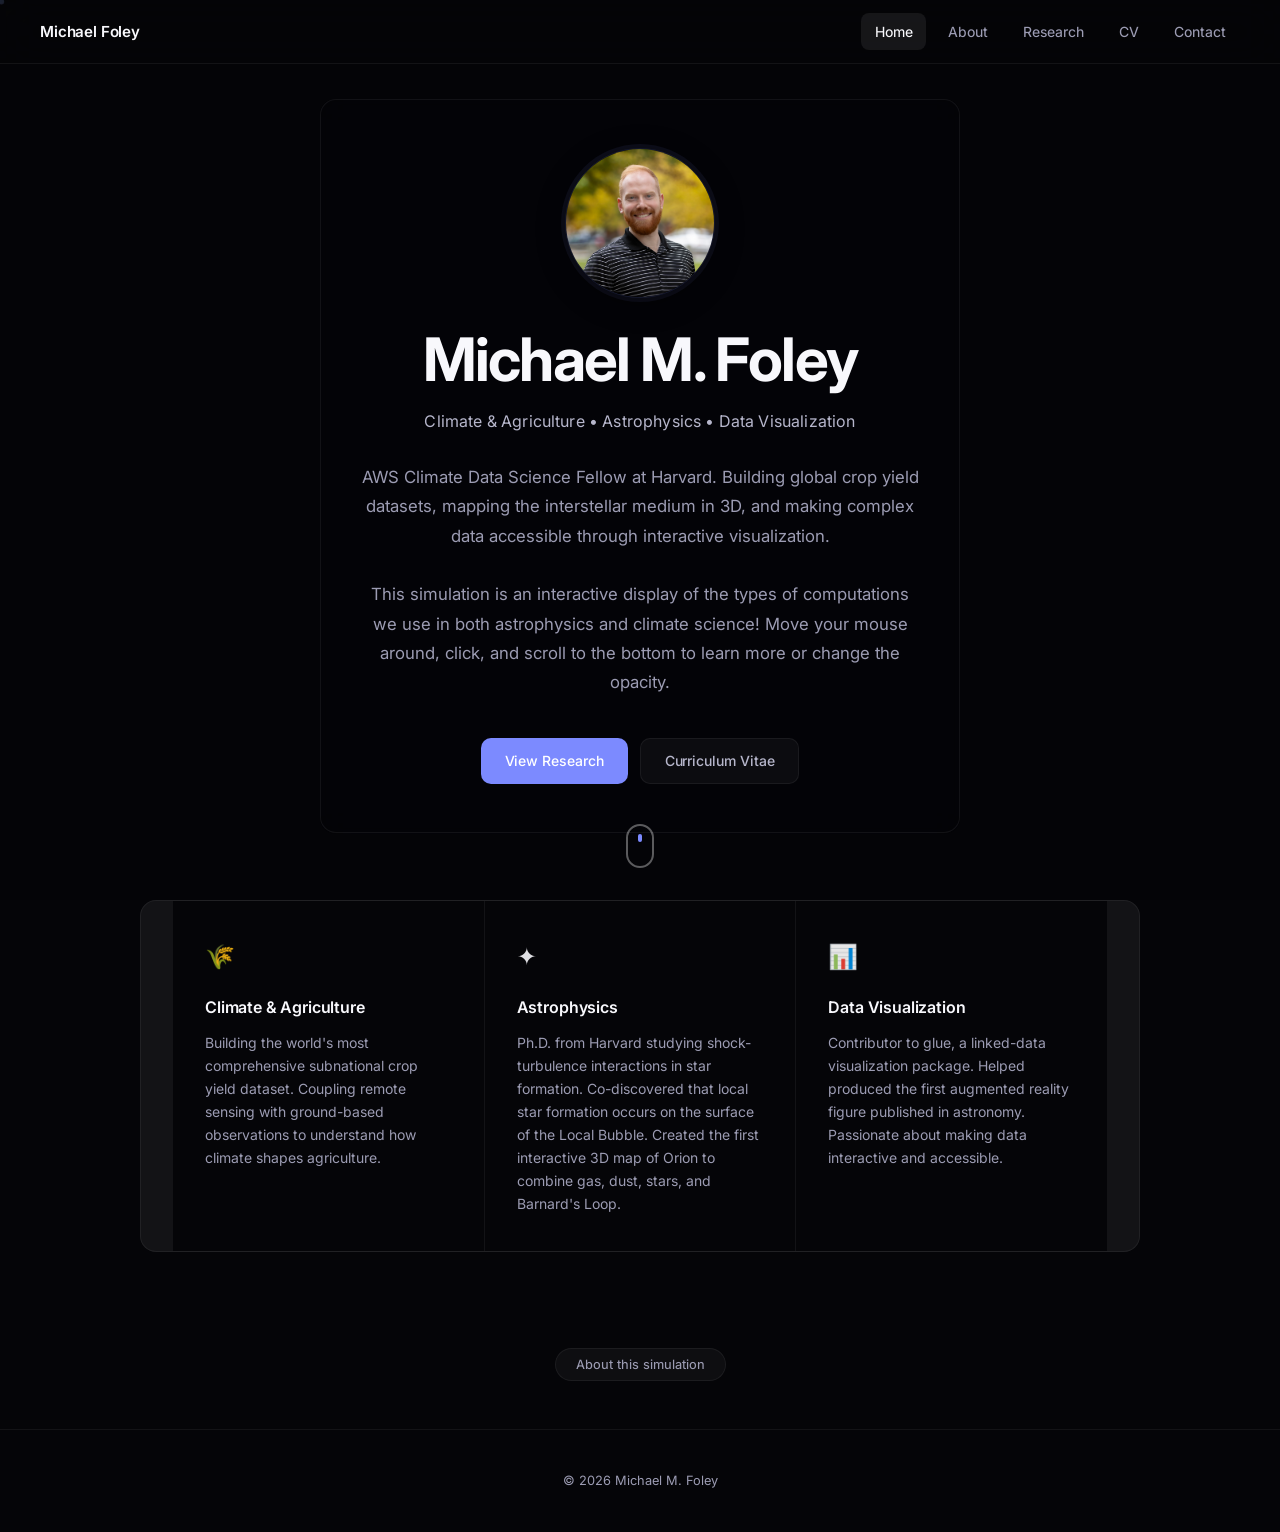
<file: index.html>
<!DOCTYPE html>
<html lang="en">
<head>
    <!-- Google tag (gtag.js) -->
    <script async src="https://www.googletagmanager.com/gtag/js?id=G-PC7KEWE8X1"></script>
    <script>
      window.dataLayer = window.dataLayer || [];
      function gtag(){dataLayer.push(arguments);}
      gtag('js', new Date());

      gtag('config', 'G-PC7KEWE8X1');
    </script>
    <meta charset="UTF-8">
    <meta name="viewport" content="width=device-width, initial-scale=1.0">
    <title>Michael M. Foley</title>
    <meta name="description" content="Michael M. Foley, AWS Climate Data Science Fellow at Harvard University, working across climate and agriculture, astrophysics, and data visualization.">
    <link rel="stylesheet" href="css/style.css">
    <link rel="preconnect" href="https://fonts.googleapis.com">
    <link href="https://fonts.googleapis.com/css2?family=Inter:wght@300;400;500;600;700&family=Playfair+Display:wght@500;700&display=swap" rel="stylesheet">
</head>
<body>
    <canvas id="particle-canvas"></canvas>

    <nav class="navbar">
        <a href="index.html" class="nav-logo">Michael Foley</a>
        <div class="nav-links">
            <a href="index.html" class="active">Home</a>
            <a href="about.html">About</a>
            <a href="research.html">Research</a>
            <a href="cv.html">CV</a>
            <a href="contact.html">Contact</a>
        </div>
        <button class="nav-toggle" aria-label="Toggle menu">
            <span></span><span></span><span></span>
        </button>
    </nav>

    <main class="hero">
        <div class="hero-content fade-in">
            <img src="Foley_Headshot.jpg" alt="Michael M. Foley" class="hero-headshot">
            <h1>Michael M. Foley</h1>
            <p class="hero-tagline">Climate &amp; Agriculture &bull; Astrophysics &bull; Data Visualization</p>
            <p class="hero-description">
                AWS Climate Data Science Fellow at Harvard. Building global crop yield datasets,
                mapping the interstellar medium in 3D, and making complex data accessible
                through interactive visualization.<br>
                <br>
                This simulation is an interactive display of the types of computations we use in both astrophysics and climate science! Move your mouse around, click, and scroll to the bottom to learn more or change the opacity.
            </p>
            <div class="hero-buttons">
                <a href="research.html" class="btn btn-primary">View Research</a>
                <a href="cv.html" class="btn btn-outline">Curriculum Vitae</a>
            </div>
        </div>
    </main>

    <div class="scroll-indicator" id="scroll-indicator">
        <div class="scroll-indicator-dot"></div>
    </div>

    <section class="highlights">
        <a href="research.html#climate" class="highlight-card fade-in">
            <div class="highlight-icon">🌾</div>
            <h3>Climate &amp; Agriculture</h3>
            <p>Building the world's most comprehensive subnational crop yield dataset. Coupling remote sensing with ground-based observations to understand how climate shapes agriculture.</p>
        </a>
        <a href="research.html#astrophysics" class="highlight-card fade-in">
            <div class="highlight-icon">✦</div>
            <h3>Astrophysics</h3>
            <p>Ph.D. from Harvard studying shock-turbulence interactions in star formation. Co-discovered that local star formation occurs on the surface of the Local Bubble. Created the first interactive 3D map of Orion to combine gas, dust, stars, and Barnard's Loop.</p>
        </a>
        <a href="research.html#dataviz" class="highlight-card fade-in">
            <div class="highlight-icon">📊</div>
            <h3>Data Visualization</h3>
            <p>Contributor to glue, a linked-data visualization package. Helped produced the first augmented reality figure published in astronomy. Passionate about making data interactive and accessible.</p>
        </a>
    </section>

    <!-- Simulation info toggle -->
    <button class="sim-info-toggle fade-in" id="sim-info-toggle">About this simulation</button>

    <div class="sim-info-overlay" id="sim-info-overlay"></div>
    <aside class="sim-info-panel" id="sim-info-panel">
        <button class="sim-info-close" id="sim-info-close">&times;</button>

        <h2>About This Simulation</h2>
        <p>The background of this page is a live particle simulation built on the same mathematical principles used to study fluid flows in astrophysics and climate science. Click anywhere to inject particles and watch them evolve.</p>

        <!-- Live stats -->
        <div class="sim-stats">
            <div class="sim-stat">
                <span class="sim-stat-value" id="particle-count">0</span>
                <span class="sim-stat-label">Particles</span>
            </div>
            <div class="sim-stat">
                <span class="sim-stat-value" id="sim-fps">0</span>
                <span class="sim-stat-label">FPS</span>
            </div>
            <div class="sim-stat">
                <span class="sim-stat-value" id="flow-mode-label">Turbulent</span>
                <span class="sim-stat-label">Flow Regime</span>
            </div>
        </div>

        <!-- Interactive controls -->
        <div class="sim-controls">
            <h3>Controls</h3>

            <div class="sim-control-group">
                <label for="ctrl-flow-scale">Flow Scale <span class="sim-control-hint">eddy size</span></label>
                <input type="range" id="ctrl-flow-scale" min="0.001" max="0.008" step="0.0005" value="0.003">
            </div>

            <div class="sim-control-group">
                <label for="ctrl-flow-speed">Evolution Speed <span class="sim-control-hint">time progression</span></label>
                <input type="range" id="ctrl-flow-speed" min="0.0001" max="0.002" step="0.0001" value="0.0004">
            </div>

            <div class="sim-control-group">
                <label for="ctrl-damping">Damping <span class="sim-control-hint">viscosity</span></label>
                <input type="range" id="ctrl-damping" min="0.8" max="0.99" step="0.005" value="0.92">
            </div>

            <div class="sim-control-group">
                <label for="ctrl-turbulence">Turbulence Cascade <span class="sim-control-hint">Fourier modes</span></label>
                <input type="range" id="ctrl-turbulence" min="1" max="6" step="1" value="3">
            </div>

            <div class="sim-control-group">
                <label for="ctrl-opacity">Simulation Opacity <span class="sim-control-hint">brightness</span></label>
                <input type="range" id="ctrl-opacity" min="0.1" max="1" step="0.05" value="0.65">
            </div>

            <div class="sim-control-group">
                <label>Color Theme</label>
                <div class="sim-theme-buttons">
                    <button class="sim-theme-btn active" data-theme="mixed">All Fields</button>
                    <button class="sim-theme-btn" data-theme="stellar">Stellar</button>
                    <button class="sim-theme-btn" data-theme="climate">Climate</button>
                    <button class="sim-theme-btn" data-theme="vegetation">Vegetation</button>
                </div>
            </div>
        </div>

        <!-- Flow field mini-visualizer -->
        <div class="sim-flow-viz">
            <h3>Vector Field</h3>
            <p class="sim-flow-viz-caption">The arrows show the velocity field that advects the particles. Adjust the controls above to see how the field changes.</p>
            <canvas id="flow-field-canvas" width="320" height="200"></canvas>
        </div>

        <!-- Power spectrum visualizer -->
        <div class="sim-flow-viz">
            <h3>Power Spectrum</h3>
            <p class="sim-flow-viz-caption">Energy as a function of wavenumber k. Each active mode appears as a peak. The dashed line shows the Kolmogorov k<sup>-5/3</sup> scaling law, the universal signature of turbulent energy cascading from large to small scales.</p>
            <canvas id="power-spectrum-canvas" width="320" height="200"></canvas>
        </div>

        <!-- Spatial energy map -->
        <div class="sim-flow-viz">
            <h3>Spatial Energy Map</h3>
            <p class="sim-flow-viz-caption">Kinetic energy density across the screen. Brighter regions have stronger flow. At low mode counts you see broad, smooth structures. Add modes and watch fine-grained detail emerge as the energy cascade populates smaller scales.</p>
            <canvas id="energy-map-canvas" width="320" height="200"></canvas>
            <div class="energy-map-colorbar">
                <span>Low energy</span>
                <div class="energy-map-gradient"></div>
                <span>High energy</span>
            </div>
        </div>

        <!-- Physics explanation -->
        <div class="sim-physics">
            <h3>The Flow Field</h3>
            <p>Each particle is advected through a 2D velocity field, which is a simplified version of what you compute when solving the Navier-Stokes equations for fluid motion. The field is constructed from superimposed trig functions at different spatial frequencies, mimicking the Fourier decomposition of a turbulent flow:</p>
            <ul>
                <li><strong>Large-scale modes</strong> create broad, sweeping currents (like jet streams or galactic-scale gas flows)</li>
                <li><strong>Small-scale modes</strong> add fine structure and chaotic mixing (like turbulent eddies in molecular clouds or oceanic convection cells)</li>
            </ul>
            <p>Use the <em>Turbulence Cascade</em> slider to strip away modes and watch the flow evolve: 1 mode gives smooth laminar streams, 3 modes introduce transitional mixing, and 6 modes produce fully developed turbulence</p>

            <h3>In Astrophysics</h3>
            <p>Simulations like this (scaled up enormously) are used to study how interstellar gas moves, collapses, and forms stars. In my Ph.D., I ran multi-terabyte simulations studying how shock waves interact with turbulence in star-forming regions. The Kolmogorov energy cascade (energy transferring from large scales to small ones) governs the turbulent structure of the interstellar medium. Try increasing <em>Flow Scale</em> to see larger coherent structures, like you'd find in a giant molecular cloud.</p>

            <h3>In Climate &amp; Agriculture</h3>
            <p>The same fluid dynamics underpin atmospheric and ocean circulation models. General Circulation Models (GCMs) solve the Navier-Stokes equations on a rotating sphere (Earth) to predict climate. The advection of tracer particles through flow fields, just like these particles are doing, is how climate models transport heat, moisture, and pollutants. The <em>Damping</em> slider controls effective viscosity: low damping lets particles coast freely (like stratospheric flow), while high damping creates tight, responsive motion (like viscous boundary layers). Understanding these flows is essential for predicting how climate variability affects crop yields.</p>

            <h3>The Mouse Interaction</h3>
            <p>Your cursor applies a force with both radial (inward pull) and tangential (swirling) components, which creates a vortex analogous to hurricanes, accretion disks, or the drain in a bathtub. Clicking injects tracer particles, like introducing dye into a flow to visualize its structure.</p>

            <h3>What's Simplified</h3>
            <p>Real fluid simulations solve conservation of mass, momentum, and energy on adaptive grids with millions of cells. This visualization uses a prescribed (not self-consistent) velocity field with no pressure feedback or conservation laws. But the visual intuition it builds (how particles cluster along convergent streamlines, how mixing occurs at different scales, and how structure emerges from simple rules) is genuine and physically meaningful.</p>
        </div>
    </aside>

    <footer>
        <p>&copy; 2026 Michael M. Foley</p>
    </footer>

    <script src="js/particles.js"></script>
    <script src="js/main.js"></script>
    <script src="js/sim-panel.js"></script>
</body>
</html>
</file>
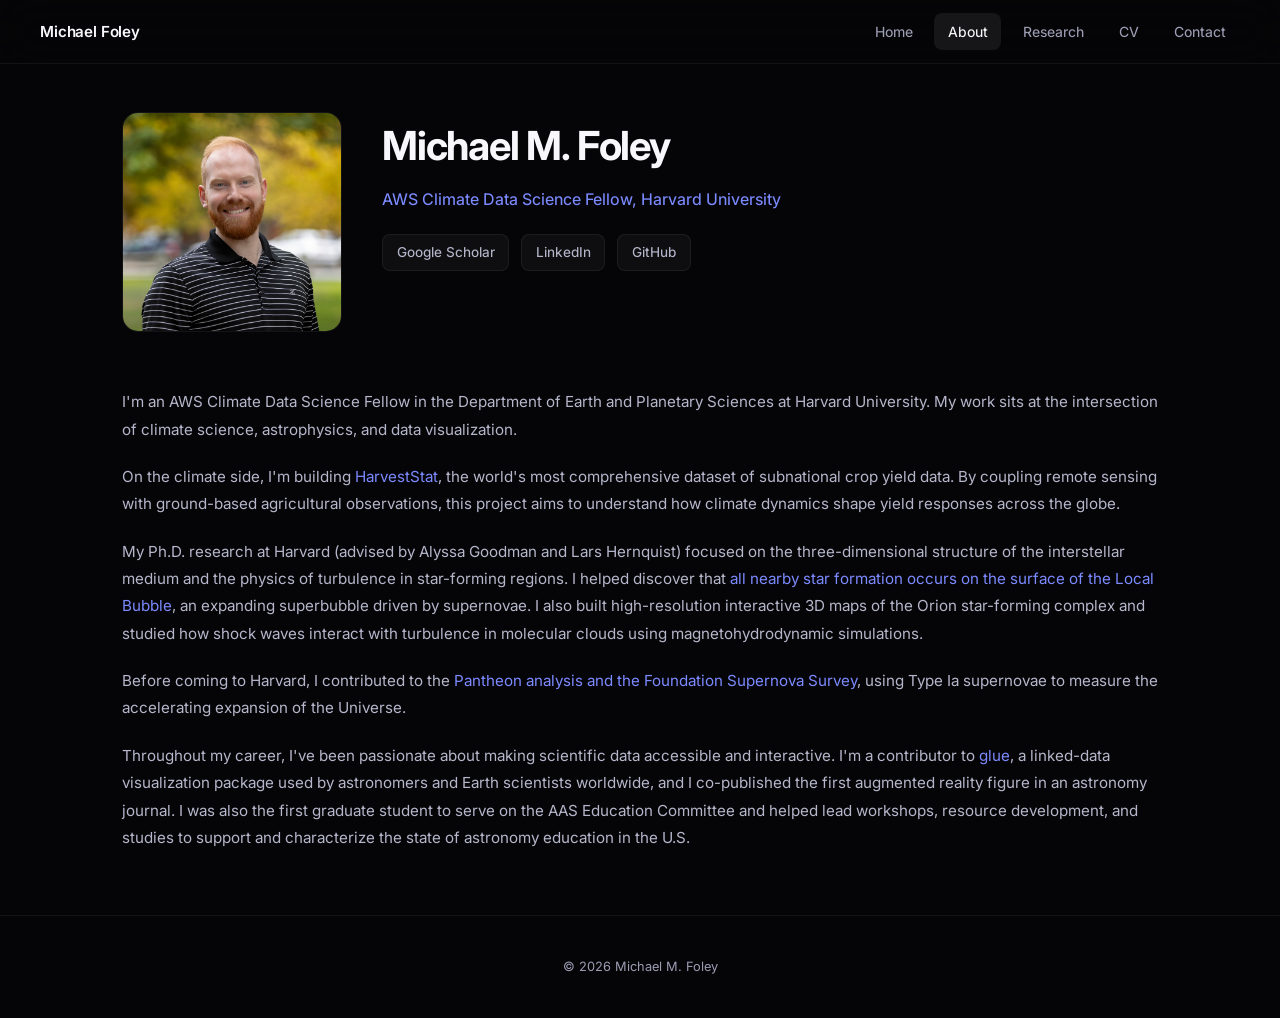
<file: about.html>
<!DOCTYPE html>
<html lang="en">
<head>
    <!-- Google tag (gtag.js) -->
    <script async src="https://www.googletagmanager.com/gtag/js?id=G-PC7KEWE8X1"></script>
    <script>
      window.dataLayer = window.dataLayer || [];
      function gtag(){dataLayer.push(arguments);}
      gtag('js', new Date());

      gtag('config', 'G-PC7KEWE8X1');
    </script>
    <meta charset="UTF-8">
    <meta name="viewport" content="width=device-width, initial-scale=1.0">
    <title>About | Michael M. Foley</title>
    <meta name="description" content="AWS Climate Data Science Fellow in Harvard's Earth and Planetary Sciences, working across climate science, astrophysics, and data visualization.">
    <link rel="stylesheet" href="css/style.css">
    <link rel="preconnect" href="https://fonts.googleapis.com">
    <link href="https://fonts.googleapis.com/css2?family=Inter:wght@300;400;500;600;700&family=Playfair+Display:wght@500;700&display=swap" rel="stylesheet">
</head>
<body>
    <nav class="navbar">
        <a href="index.html" class="nav-logo">Michael Foley</a>
        <div class="nav-links">
            <a href="index.html">Home</a>
            <a href="about.html" class="active">About</a>
            <a href="research.html">Research</a>
            <a href="cv.html">CV</a>
            <a href="contact.html">Contact</a>
        </div>
        <button class="nav-toggle" aria-label="Toggle menu">
            <span></span><span></span><span></span>
        </button>
    </nav>

    <main class="page-content">
        <div class="about-header fade-in">
            <div class="about-photo">
                <img src="Foley_Headshot.jpg" alt="Michael M. Foley">
            </div>
            <div class="about-intro">
                <h1 class="page-title">Michael M. Foley</h1>
                <p class="about-role">AWS Climate Data Science Fellow, Harvard University</p>
                <div class="about-links">
                    <a href="https://scholar.google.com/citations?user=Kk6jAoIAAAAJ&hl=en" target="_blank">Google Scholar</a>
                    <a href="https://linkedin.com/in/michael-m-foley" target="_blank">LinkedIn</a>
                    <a href="https://github.com/michaelmfoley" target="_blank">GitHub</a>
                </div>
            </div>
        </div>

        <div class="about-bio fade-in">
            <p>I'm an AWS Climate Data Science Fellow in the Department of Earth and Planetary Sciences at Harvard University. My work sits at the intersection of climate science, astrophysics, and data visualization.</p>

            <p>On the climate side, I'm building <a href="https://www.harveststat.org/">HarvestStat</a>, the world's most comprehensive dataset of subnational crop yield data. By coupling remote sensing with ground-based agricultural observations, this project aims to understand how climate dynamics shape yield responses across the globe.</p>

            <p>My Ph.D. research at Harvard (advised by Alyssa Goodman and Lars Hernquist) focused on the three-dimensional structure of the interstellar medium and the physics of turbulence in star-forming regions. I helped discover that <a href="research.html#astrophysics">all nearby star formation occurs on the surface of the Local Bubble</a>, an expanding superbubble driven by supernovae. I also built high-resolution interactive 3D maps of the Orion star-forming complex and studied how shock waves interact with turbulence in molecular clouds using magnetohydrodynamic simulations.</p>

            <p>Before coming to Harvard, I contributed to the <a href="research.html#supernovae">Pantheon analysis and the Foundation Supernova Survey</a>, using Type Ia supernovae to measure the accelerating expansion of the Universe.</p>

            <p>Throughout my career, I've been passionate about making scientific data accessible and interactive. I'm a contributor to <a href="https://glueviz.org" target="_blank">glue</a>, a linked-data visualization package used by astronomers and Earth scientists worldwide, and I co-published the first augmented reality figure in an astronomy journal. I was also the first graduate student to serve on the AAS Education Committee and helped lead workshops, resource development, and studies to support and characterize the state of astronomy education in the U.S.</p> 
        </div>
    </main>

    <footer>
        <p>&copy; 2026 Michael M. Foley</p>
    </footer>

    <script src="js/main.js"></script>
</body>
</html>
</file>
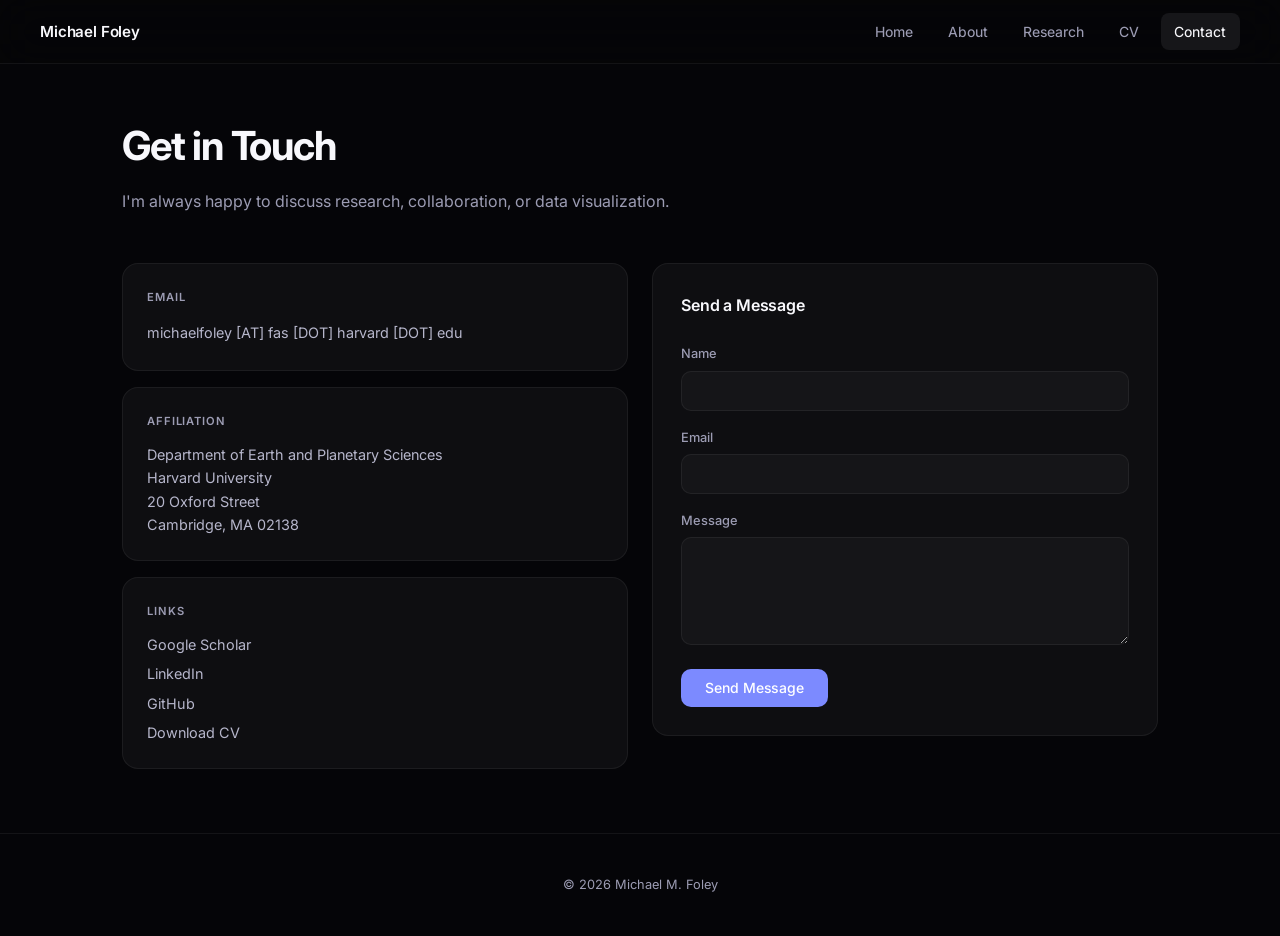
<file: contact.html>
<!DOCTYPE html>
<html lang="en">
<head>
    <!-- Google tag (gtag.js) -->
    <script async src="https://www.googletagmanager.com/gtag/js?id=G-PC7KEWE8X1"></script>
    <script>
      window.dataLayer = window.dataLayer || [];
      function gtag(){dataLayer.push(arguments);}
      gtag('js', new Date());

      gtag('config', 'G-PC7KEWE8X1');
    </script>
    <meta charset="UTF-8">
    <meta name="viewport" content="width=device-width, initial-scale=1.0">
    <title>Contact — Michael M. Foley</title>
    <meta name="description" content="Contact Michael M. Foley at Harvard's Department of Earth and Planetary Sciences. Always happy to discuss research, collaboration, or data visualization.">
    <link rel="stylesheet" href="css/style.css">
    <link rel="preconnect" href="https://fonts.googleapis.com">
    <link href="https://fonts.googleapis.com/css2?family=Inter:wght@300;400;500;600;700&family=Playfair+Display:wght@500;700&display=swap" rel="stylesheet">
</head>
<body>
    <nav class="navbar">
        <a href="index.html" class="nav-logo">Michael Foley</a>
        <div class="nav-links">
            <a href="index.html">Home</a>
            <a href="about.html">About</a>
            <a href="research.html">Research</a>
            <a href="cv.html">CV</a>
            <a href="contact.html" class="active">Contact</a>
        </div>
        <button class="nav-toggle" aria-label="Toggle menu">
            <span></span><span></span><span></span>
        </button>
    </nav>

    <main class="page-content contact-page">
        <h1 class="page-title fade-in">Get in Touch</h1>
        <p class="page-subtitle fade-in">I'm always happy to discuss research, collaboration, or data visualization.</p>

        <div class="contact-grid fade-in">
            <div class="contact-info">
                <div class="contact-card">
                    <h3>Email</h3>
                    <a href="mailto:michaelfoley@fas.harvard.edu">michaelfoley [AT] fas [DOT] harvard [DOT] edu</a>
                </div>
                <div class="contact-card">
                    <h3>Affiliation</h3>
                    <p>Department of Earth and Planetary Sciences<br>
                    Harvard University<br>
                    20 Oxford Street<br>
                    Cambridge, MA 02138</p>
                </div>
                <div class="contact-card">
                    <h3>Links</h3>
                    <div class="contact-links">
                        <a href="https://scholar.google.com/citations?user=Kk6jAoIAAAAJ&hl=en" target="_blank">Google Scholar</a>
                        <a href="https://linkedin.com/in/michael-m-foley" target="_blank">LinkedIn</a>
                        <a href="https://github.com/michaelmfoley" target="_blank">GitHub</a>
                        <a href="CV_Foley.pdf" target="_blank">Download CV</a>
                    </div>
                </div>
            </div>

            <!-- TODO: Replace YOUR_FORM_ID with your Formspree form ID -->
            <form class="contact-form" action="https://formspree.io/f/mgonwdwo" method="POST">
                <h3>Send a Message</h3>
                <div class="form-group">
                    <label for="name">Name</label>
                    <input type="text" id="name" name="name" required>
                </div>
                <div class="form-group">
                    <label for="email">Email</label>
                    <input type="email" id="email" name="_replyto" required>
                </div>
                <div class="form-group">
                    <label for="message">Message</label>
                    <textarea id="message" name="message" rows="5" required></textarea>
                </div>
                <button type="submit" class="btn btn-primary">Send Message</button>
            </form>
        </div>
    </main>

    <footer>
        <p>&copy; 2026 Michael M. Foley</p>
    </footer>

    <script src="js/main.js"></script>
</body>
</html>
</file>
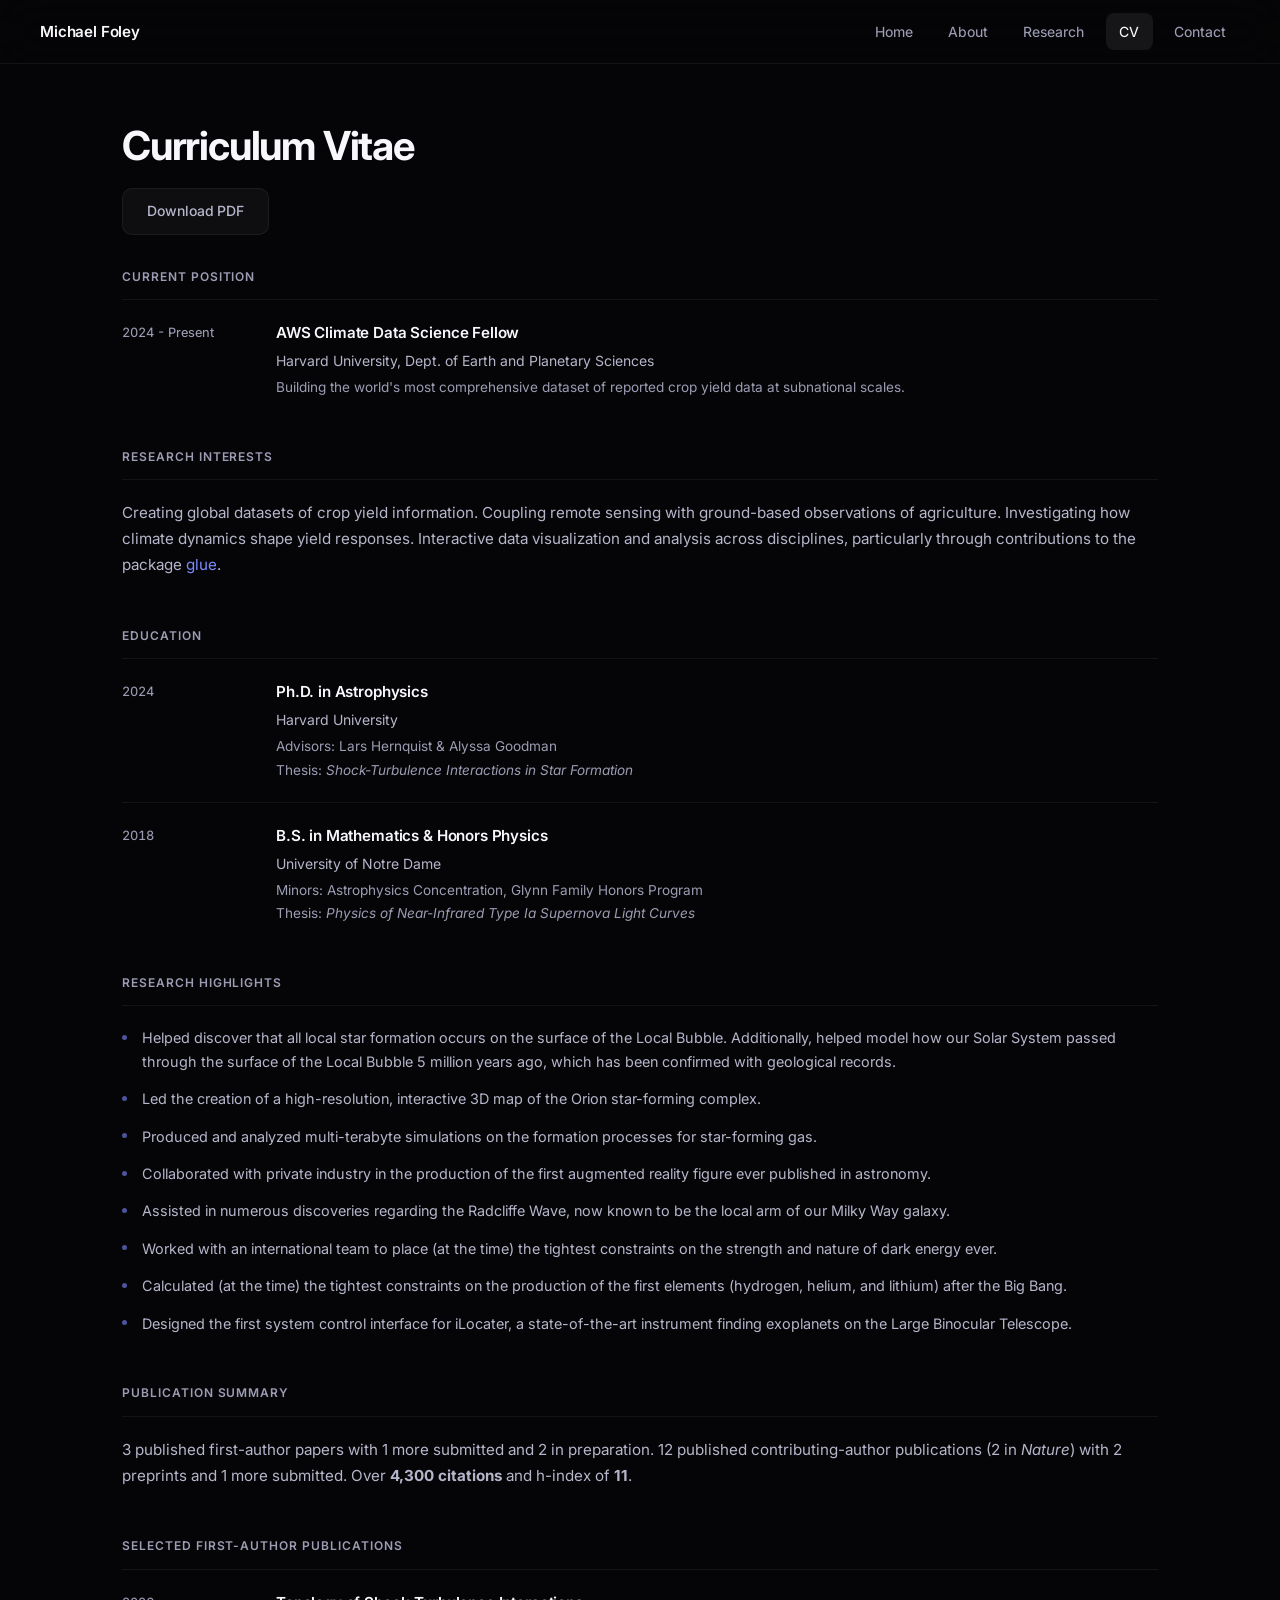
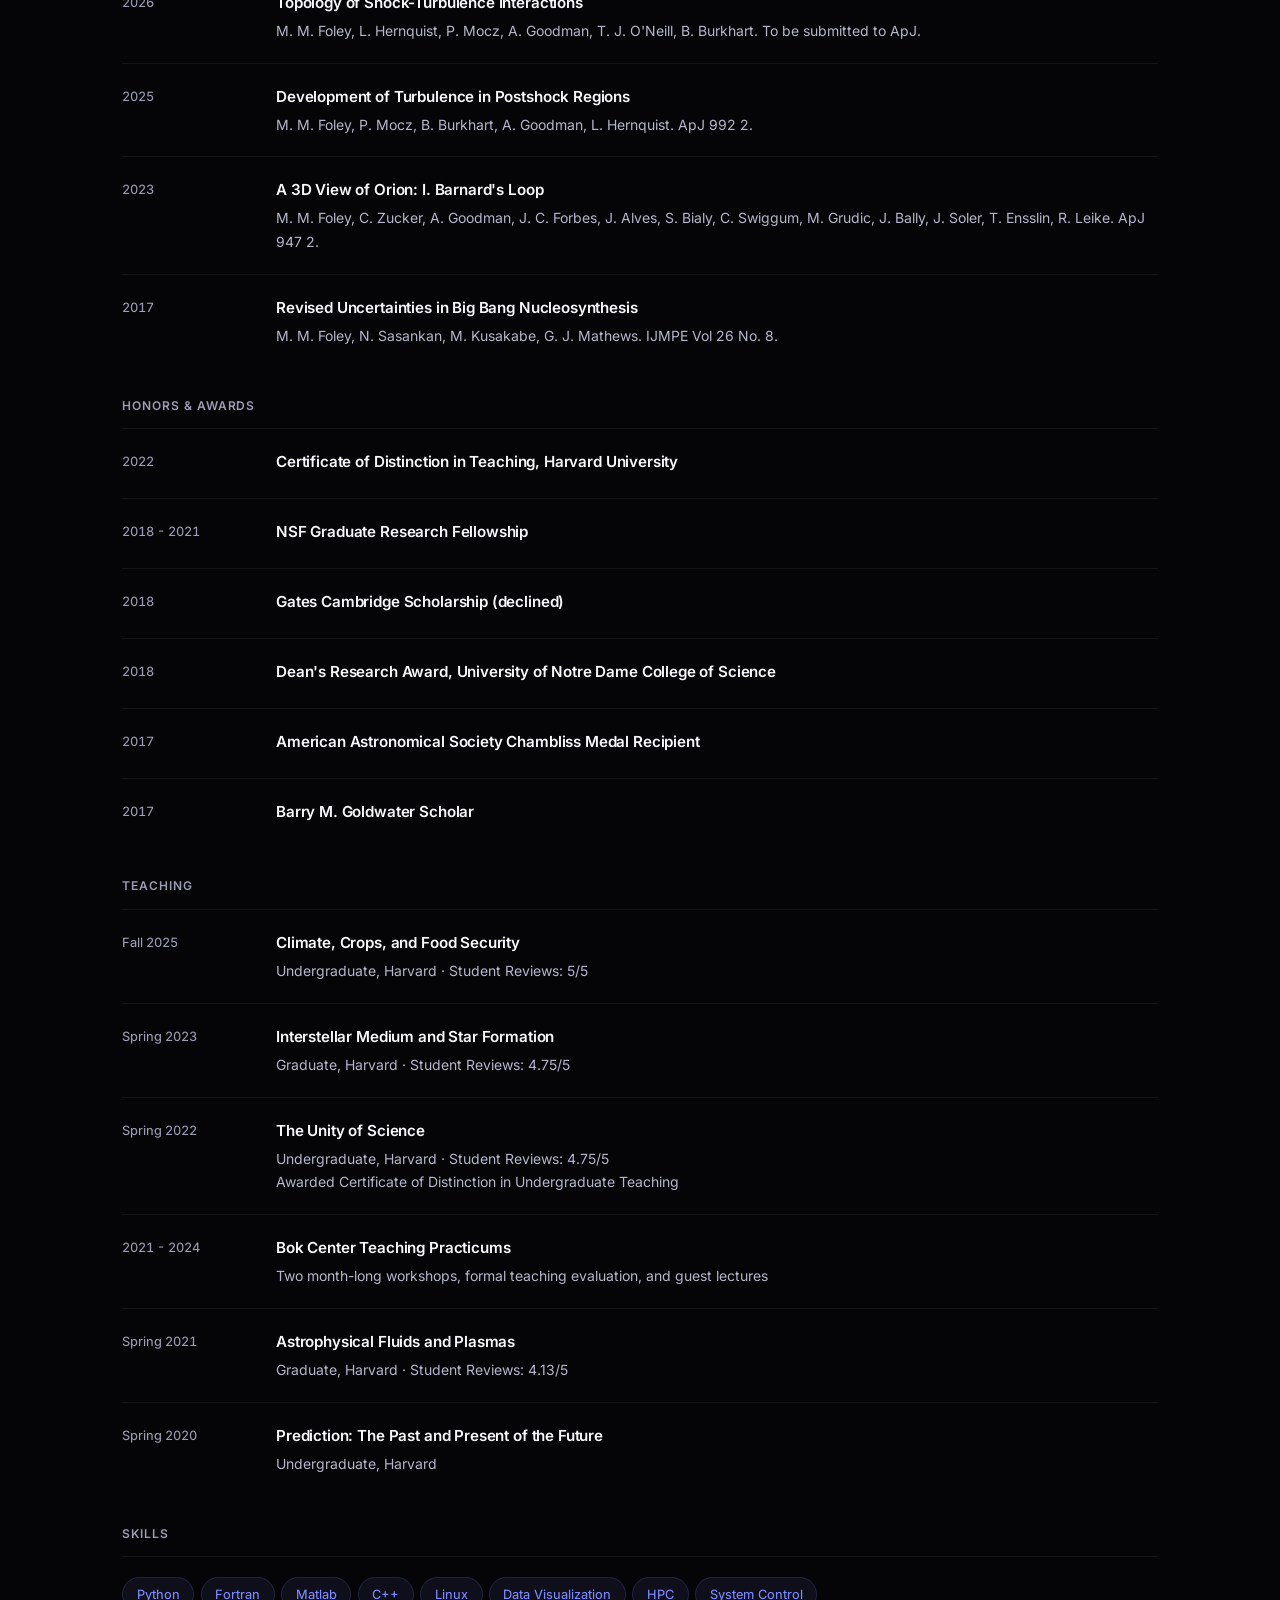
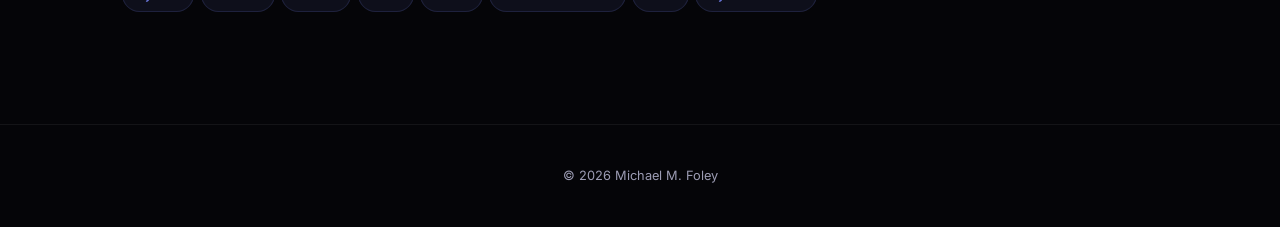
<file: cv.html>
<!DOCTYPE html>
<html lang="en">
<head>
    <!-- Google tag (gtag.js) -->
    <script async src="https://www.googletagmanager.com/gtag/js?id=G-PC7KEWE8X1"></script>
    <script>
      window.dataLayer = window.dataLayer || [];
      function gtag(){dataLayer.push(arguments);}
      gtag('js', new Date());

      gtag('config', 'G-PC7KEWE8X1');
    </script>
    <meta charset="UTF-8">
    <meta name="viewport" content="width=device-width, initial-scale=1.0">
    <title>CV | Michael M. Foley</title>
    <meta name="description" content="Curriculum vitae of Michael M. Foley: positions, education, publications, awards, and teaching in climate science and astrophysics.">
    <link rel="stylesheet" href="css/style.css">
    <link rel="preconnect" href="https://fonts.googleapis.com">
    <link href="https://fonts.googleapis.com/css2?family=Inter:wght@300;400;500;600;700&family=Playfair+Display:wght@500;700&display=swap" rel="stylesheet">
</head>
<body>
    <nav class="navbar">
        <a href="index.html" class="nav-logo">Michael Foley</a>
        <div class="nav-links">
            <a href="index.html">Home</a>
            <a href="about.html">About</a>
            <a href="research.html">Research</a>
            <a href="cv.html" class="active">CV</a>
            <a href="contact.html">Contact</a>
        </div>
        <button class="nav-toggle" aria-label="Toggle menu">
            <span></span><span></span><span></span>
        </button>
    </nav>

    <main class="page-content">
        <h1 class="page-title fade-in">Curriculum Vitae</h1>
        <a href="CV_Foley.pdf" class="btn btn-outline" style="margin-bottom:2rem;display:inline-block;" target="_blank">Download PDF</a>

        <section class="cv-section fade-in">
            <h2>Current Position</h2>
            <div class="cv-entry">
                <div class="cv-date">2024 - Present</div>
                <div class="cv-details">
                    <h3>AWS Climate Data Science Fellow</h3>
                    <p>Harvard University, Dept. of Earth and Planetary Sciences</p>
                    <p class="cv-note">Building the world's most comprehensive dataset of reported crop yield data at subnational scales.</p>
                </div>
            </div>
        </section>

        <section class="cv-section fade-in">
            <h2>Research Interests</h2>
            <p class="cv-full-width">Creating global datasets of crop yield information. Coupling remote sensing with ground-based observations of agriculture. Investigating how climate dynamics shape yield responses. Interactive data visualization and analysis across disciplines, particularly through contributions to the package <a href="https://glueviz.org" target="_blank">glue</a>.</p>
        </section>

        <section class="cv-section fade-in">
            <h2>Education</h2>
            <div class="cv-entry">
                <div class="cv-date">2024</div>
                <div class="cv-details">
                    <h3>Ph.D. in Astrophysics</h3>
                    <p>Harvard University</p>
                    <p class="cv-note">Advisors: Lars Hernquist &amp; Alyssa Goodman<br>Thesis: <em>Shock-Turbulence Interactions in Star Formation</em></p>
                </div>
            </div>
            <div class="cv-entry">
                <div class="cv-date">2018</div>
                <div class="cv-details">
                    <h3>B.S. in Mathematics &amp; Honors Physics</h3>
                    <p>University of Notre Dame</p>
                    <p class="cv-note">Minors: Astrophysics Concentration, Glynn Family Honors Program<br>Thesis: <em>Physics of Near-Infrared Type Ia Supernova Light Curves</em></p>
                </div>
            </div>
        </section>

        <section class="cv-section fade-in">
            <h2>Research Highlights</h2>
            <ul class="research-highlights-list">
                <li>Helped discover that all local star formation occurs on the surface of the Local Bubble. Additionally, helped model how our Solar System passed through the surface of the Local Bubble 5 million years ago, which has been confirmed with geological records.</li>
                <li>Led the creation of a high-resolution, interactive 3D map of the Orion star-forming complex.</li>
                <li>Produced and analyzed multi-terabyte simulations on the formation processes for star-forming gas.</li>
                <li>Collaborated with private industry in the production of the first augmented reality figure ever published in astronomy.</li>
                <li>Assisted in numerous discoveries regarding the Radcliffe Wave, now known to be the local arm of our Milky Way galaxy.</li>
                <li>Worked with an international team to place (at the time) the tightest constraints on the strength and nature of dark energy ever.</li>
                <li>Calculated (at the time) the tightest constraints on the production of the first elements (hydrogen, helium, and lithium) after the Big Bang.</li>
                <li>Designed the first system control interface for iLocater, a state-of-the-art instrument finding exoplanets on the Large Binocular Telescope.</li>
            </ul>
        </section>

        <section class="cv-section fade-in">
            <h2>Publication Summary</h2>
            <p class="cv-full-width">3 published first-author papers with 1 more submitted and 2 in preparation. 12 published contributing-author publications (2 in <em>Nature</em>) with 2 preprints and 1 more submitted. Over <strong>4,300 citations</strong> and h-index of <strong>11</strong>.</p>
        </section>

        <section class="cv-section fade-in">
            <h2>Selected First-Author Publications</h2>
            <div class="cv-entry">
                <div class="cv-date">2026</div>
                <div class="cv-details">
                    <h3>Topology of Shock-Turbulence Interactions</h3>
                    <p>M. M. Foley, L. Hernquist, P. Mocz, A. Goodman, T. J. O'Neill, B. Burkhart. To be submitted to ApJ.</p>
                </div>
            </div>
            <div class="cv-entry">
                <div class="cv-date">2025</div>
                <div class="cv-details">
                    <h3>Development of Turbulence in Postshock Regions</h3>
                    <p>M. M. Foley, P. Mocz, B. Burkhart, A. Goodman, L. Hernquist. ApJ 992 2.</p>
                </div>
            </div>
            <div class="cv-entry">
                <div class="cv-date">2023</div>
                <div class="cv-details">
                    <h3>A 3D View of Orion: I. Barnard's Loop</h3>
                    <p>M. M. Foley, C. Zucker, A. Goodman, J. C. Forbes, J. Alves, S. Bialy, C. Swiggum, M. Grudic, J. Bally, J. Soler, T. Ensslin, R. Leike. ApJ 947 2.</p>
                </div>
            </div>
            <div class="cv-entry">
                <div class="cv-date">2017</div>
                <div class="cv-details">
                    <h3>Revised Uncertainties in Big Bang Nucleosynthesis</h3>
                    <p>M. M. Foley, N. Sasankan, M. Kusakabe, G. J. Mathews. IJMPE Vol 26 No. 8.</p>
                </div>
            </div>
        </section>

        <section class="cv-section fade-in">
            <h2>Honors &amp; Awards</h2>
            <div class="cv-entry">
                <div class="cv-date">2022</div>
                <div class="cv-details"><h3>Certificate of Distinction in Teaching, Harvard University</h3></div>
            </div>
            <div class="cv-entry">
                <div class="cv-date">2018 - 2021</div>
                <div class="cv-details"><h3>NSF Graduate Research Fellowship</h3></div>
            </div>
            <div class="cv-entry">
                <div class="cv-date">2018</div>
                <div class="cv-details"><h3>Gates Cambridge Scholarship (declined)</h3></div>
            </div>
            <div class="cv-entry">
                <div class="cv-date">2018</div>
                <div class="cv-details"><h3>Dean's Research Award, University of Notre Dame College of Science</h3></div>
            </div>
            <div class="cv-entry">
                <div class="cv-date">2017</div>
                <div class="cv-details"><h3>American Astronomical Society Chambliss Medal Recipient</h3></div>
            </div>
            <div class="cv-entry">
                <div class="cv-date">2017</div>
                <div class="cv-details"><h3>Barry M. Goldwater Scholar</h3></div>
            </div>
        </section>

        <section class="cv-section fade-in">
            <h2>Teaching</h2>
            <div class="cv-entry">
                <div class="cv-date">Fall 2025</div>
                <div class="cv-details"><h3>Climate, Crops, and Food Security</h3><p>Undergraduate, Harvard &middot; Student Reviews: 5/5</p></div>
            </div>
            <div class="cv-entry">
                <div class="cv-date">Spring 2023</div>
                <div class="cv-details"><h3>Interstellar Medium and Star Formation</h3><p>Graduate, Harvard &middot; Student Reviews: 4.75/5</p></div>
            </div>
            <div class="cv-entry">
                <div class="cv-date">Spring 2022</div>
                <div class="cv-details"><h3>The Unity of Science</h3><p>Undergraduate, Harvard &middot; Student Reviews: 4.75/5<br>Awarded Certificate of Distinction in Undergraduate Teaching</p></div>
            </div>
            <div class="cv-entry">
                <div class="cv-date">2021 - 2024</div>
                <div class="cv-details"><h3>Bok Center Teaching Practicums</h3><p>Two month-long workshops, formal teaching evaluation, and guest lectures</p></div>
            </div>
            <div class="cv-entry">
                <div class="cv-date">Spring 2021</div>
                <div class="cv-details"><h3>Astrophysical Fluids and Plasmas</h3><p>Graduate, Harvard &middot; Student Reviews: 4.13/5</p></div>
            </div>
            <div class="cv-entry">
                <div class="cv-date">Spring 2020</div>
                <div class="cv-details"><h3>Prediction: The Past and Present of the Future</h3><p>Undergraduate, Harvard</p></div>
            </div>
        </section>

        
        <section class="cv-section fade-in">
            <h2>Skills</h2>
            <div class="skill-tags">
                <span class="tag">Python</span>
                <span class="tag">Fortran</span>
                <span class="tag">Matlab</span>
                <span class="tag">C++</span>
                <span class="tag">Linux</span>
                <span class="tag">Data Visualization</span>
                <span class="tag">HPC</span>
                <span class="tag">System Control</span>
            </div>
        </section>
    </main>

    <footer>
        <p>&copy; 2026 Michael M. Foley</p>
    </footer>

    <script src="js/main.js"></script>
</body>
</html>
</file>
<file: css/style.css>
/* ===== Reset & Base ===== */
*, *::before, *::after {
    margin: 0;
    padding: 0;
    box-sizing: border-box;
}

:root {
    --bg: #050508;
    --bg-elevated: rgba(255, 255, 255, 0.03);
    --bg-card: rgba(255, 255, 255, 0.04);
    --bg-card-hover: rgba(255, 255, 255, 0.07);
    --text: #f8f8fc;
    --text-secondary: #b6b6cb;
    --text-tertiary: #9c9cb3;
    --accent: #7c8aff;
    --accent-hover: #9ba6ff;
    --accent-subtle: rgba(124, 138, 255, 0.08);
    --accent-border: rgba(124, 138, 255, 0.15);
    --border: rgba(255, 255, 255, 0.06);
    --border-hover: rgba(255, 255, 255, 0.12);
    --radius: 16px;
    --radius-sm: 10px;
    --font-body: 'Inter', -apple-system, system-ui, sans-serif;
    --font-display: 'Playfair Display', Georgia, serif;
    --transition: 0.25s cubic-bezier(0.4, 0, 0.2, 1);
}

html {
    scroll-behavior: smooth;
    -webkit-font-smoothing: antialiased;
    -moz-osx-font-smoothing: grayscale;
    overflow-x: hidden;
}

body {
    font-family: var(--font-body);
    background: var(--bg);
    color: var(--text);
    line-height: 1.7;
}

a {
    color: var(--accent);
    text-decoration: none;
    transition: color var(--transition);
}

a:hover {
    color: var(--accent-hover);
}

::selection {
    background: rgba(124, 138, 255, 0.25);
    color: #fff;
}

/* ===== Particle Canvas ===== */
#particle-canvas {
    position: fixed;
    top: 0;
    left: 0;
    width: 100%;
    height: 100%;
    z-index: 0;
    pointer-events: none;
    opacity: 0.65;
    transition: opacity 0.3s ease;
}

/* ===== Navbar ===== */
.navbar {
    position: fixed;
    top: 0;
    left: 0;
    right: 0;
    z-index: 100;
    display: flex;
    align-items: center;
    justify-content: space-between;
    padding: 0 2.5rem;
    height: 64px;
    background: rgba(5, 5, 8, 0.6);
    backdrop-filter: blur(20px) saturate(1.4);
    -webkit-backdrop-filter: blur(20px) saturate(1.4);
    border-bottom: 1px solid var(--border);
}

.nav-logo {
    font-family: var(--font-body);
    font-size: 0.95rem;
    font-weight: 600;
    color: var(--text);
    letter-spacing: -0.01em;
}

.nav-logo:hover {
    color: var(--accent);
}

.nav-links {
    display: flex;
    gap: 0.5rem;
}

.nav-links a {
    color: var(--text-tertiary);
    font-weight: 450;
    font-size: 0.875rem;
    padding: 0.4rem 0.85rem;
    border-radius: 8px;
    transition: all var(--transition);
}

.nav-links a:hover {
    color: var(--text);
    background: var(--bg-card);
}

.nav-links a.active {
    color: var(--text);
    background: var(--bg-card-hover);
}

.nav-toggle {
    display: none;
    flex-direction: column;
    gap: 5px;
    background: none;
    border: none;
    cursor: pointer;
    padding: 4px;
}

.nav-toggle span {
    width: 20px;
    height: 1.5px;
    background: var(--text-secondary);
    border-radius: 2px;
    transition: var(--transition);
}

/* ===== Hero ===== */
.hero {
    position: relative;
    z-index: 1;
    min-height: 100vh;
    display: flex;
    flex-direction: column;
    align-items: center;
    justify-content: center;
    padding: 6rem 2rem 4rem;
    text-align: center;
}

.hero-content {
    max-width: 640px;
    background: rgba(5, 5, 8, 0.55);
    backdrop-filter: blur(16px) saturate(1.3);
    -webkit-backdrop-filter: blur(16px) saturate(1.3);
    border: 1px solid var(--border);
    border-radius: var(--radius);
    padding: 3rem 2.5rem;
}

.hero-headshot {
    display: block;
    width: 150px;
    height: 150px;
    border-radius: 50%;
    object-fit: cover;
    margin: 0 auto 1.75rem;
    border: 1px solid var(--accent-border);
    box-shadow: 0 6px 28px rgba(0, 0, 0, 0.45), 0 0 0 4px var(--accent-subtle);
}

.hero h1 {
    font-family: var(--font-body);
    font-size: clamp(2.5rem, 5.5vw, 3.75rem);
    font-weight: 700;
    letter-spacing: -0.03em;
    margin-bottom: 1rem;
    color: var(--text);
    line-height: 1.1;
}

.hero-tagline {
    font-size: 1rem;
    color: var(--text-secondary);
    font-weight: 400;
    margin-bottom: 1.75rem;
    letter-spacing: 0.01em;
}

.hero-description {
    font-size: 1.05rem;
    color: var(--text-tertiary);
    margin-bottom: 2.5rem;
    line-height: 1.75;
}

.hero-buttons {
    display: flex;
    gap: 0.75rem;
    justify-content: center;
    flex-wrap: wrap;
}

/* ===== Scroll Indicator ===== */
.scroll-indicator {
    position: fixed;
    bottom: 2rem;
    left: 50%;
    transform: translateX(-50%);
    z-index: 9999;
    width: 28px;
    height: 44px;
    border: 2px solid rgba(255, 255, 255, 0.35);
    border-radius: 14px;
    cursor: pointer;
    background: transparent;
    transition: opacity 0.4s ease, border-color var(--transition);
}

.scroll-indicator:hover {
    border-color: rgba(255, 255, 255, 0.4);
}

.scroll-indicator.hidden {
    opacity: 0;
    pointer-events: none;
}

.scroll-indicator-dot {
    width: 4px;
    height: 8px;
    background: var(--accent);
    border-radius: 2px;
    margin: 8px auto 0;
    animation: scroll-bounce 1.8s ease-in-out infinite;
}

@keyframes scroll-bounce {
    0%, 100% { transform: translateY(0); opacity: 0.8; }
    50% { transform: translateY(14px); opacity: 0.2; }
}

/* ===== Buttons ===== */
.btn {
    display: inline-flex;
    align-items: center;
    justify-content: center;
    padding: 0.65rem 1.5rem;
    border-radius: var(--radius-sm);
    font-weight: 500;
    font-size: 0.875rem;
    transition: all var(--transition);
    cursor: pointer;
    border: none;
    font-family: var(--font-body);
    letter-spacing: -0.005em;
}

.btn-primary {
    background: var(--accent);
    color: #fff;
}

.btn-primary:hover {
    background: var(--accent-hover);
    color: #fff;
    transform: translateY(-1px);
    box-shadow: 0 4px 20px rgba(124, 138, 255, 0.25);
}

.btn-outline {
    background: var(--bg-card);
    color: var(--text-secondary);
    border: 1px solid var(--border);
}

.btn-outline:hover {
    background: var(--bg-card-hover);
    color: var(--text);
    border-color: var(--border-hover);
    transform: translateY(-1px);
}

/* ===== Highlights Section ===== */
.highlights {
    position: relative;
    z-index: 1;
    display: grid;
    grid-template-columns: repeat(3, 1fr);
    gap: 1px;
    max-width: 1000px;
    margin: 0 auto 6rem;
    padding: 0 2rem;
    background: var(--border);
    border-radius: var(--radius);
    overflow: hidden;
    border: 1px solid var(--border);
}

.highlight-card {
    background: var(--bg);
    padding: 2.25rem 2rem;
    transition: all var(--transition);
    cursor: pointer;
    text-decoration: none;
    color: inherit;
    display: block;
}

.highlight-card:hover {
    background: var(--bg-card);
}

.highlight-icon {
    font-size: 1.5rem;
    margin-bottom: 1rem;
    opacity: 0.9;
}

.highlight-card h3 {
    font-size: 1rem;
    font-weight: 600;
    margin-bottom: 0.6rem;
    color: var(--text);
    letter-spacing: -0.01em;
}

.highlight-card p {
    color: var(--text-tertiary);
    font-size: 0.875rem;
    line-height: 1.65;
}

/* ===== Page Content (CV, Research, Contact) ===== */
.page-content {
    position: relative;
    z-index: 1;
    max-width: 1100px;
    margin: 0 auto;
    padding: 7rem 2rem 4rem;
}

.page-title {
    font-family: var(--font-body);
    font-size: clamp(1.75rem, 4vw, 2.5rem);
    font-weight: 700;
    letter-spacing: -0.03em;
    margin-bottom: 0.5rem;
    color: var(--text);
}

.page-subtitle {
    color: var(--text-tertiary);
    font-size: 1rem;
    margin-bottom: 3rem;
}

/* ===== CV Sections ===== */
.cv-section {
    margin-bottom: 3rem;
}

.cv-section h2 {
    font-size: 0.75rem;
    font-weight: 600;
    color: var(--text-tertiary);
    text-transform: uppercase;
    letter-spacing: 0.08em;
    margin-bottom: 1.25rem;
    padding-bottom: 0.75rem;
    border-bottom: 1px solid var(--border);
}

.cv-entry {
    display: grid;
    grid-template-columns: 130px 1fr;
    gap: 1.5rem;
    margin-bottom: 1.25rem;
    padding-bottom: 1.25rem;
    border-bottom: 1px solid var(--border);
}

.cv-entry:last-child {
    border-bottom: none;
    padding-bottom: 0;
}

.cv-date {
    color: var(--text-tertiary);
    font-size: 0.8rem;
    font-weight: 450;
    padding-top: 2px;
    font-variant-numeric: tabular-nums;
}

.cv-details h3 {
    font-size: 0.95rem;
    font-weight: 600;
    margin-bottom: 0.2rem;
    color: var(--text);
    letter-spacing: -0.01em;
}

.cv-details p {
    color: var(--text-secondary);
    font-size: 0.875rem;
}

.cv-note {
    margin-top: 0.2rem;
    color: var(--text-tertiary) !important;
    font-size: 0.85rem !important;
}

.cv-full-width {
    color: var(--text-secondary);
    font-size: 0.95rem;
    line-height: 1.7;
}

.research-highlights-list {
    list-style: none;
    padding: 0;
}

.research-highlights-list li {
    position: relative;
    padding-left: 1.25rem;
    margin-bottom: 0.85rem;
    color: var(--text-secondary);
    font-size: 0.9rem;
    line-height: 1.65;
}

.research-highlights-list li::before {
    content: '';
    position: absolute;
    left: 0;
    top: 0.6em;
    width: 5px;
    height: 5px;
    border-radius: 50%;
    background: var(--accent);
    opacity: 0.6;
}

.skill-tags {
    display: flex;
    flex-wrap: wrap;
    gap: 0.4rem;
}

.tag {
    background: var(--accent-subtle);
    color: var(--accent);
    padding: 0.35rem 0.85rem;
    border-radius: 20px;
    font-size: 0.8rem;
    font-weight: 450;
    border: 1px solid var(--accent-border);
    transition: all var(--transition);
}

.tag:hover {
    background: rgba(124, 138, 255, 0.12);
}

/* ===== Research Page ===== */
.research-area {
    margin-bottom: 4rem;
    scroll-margin-top: 5rem;
    padding-left: 1.25rem;
    border-left: 3px solid var(--border);
}

.research-area--climate { border-left-color: #34d399; }
.research-area--astro   { border-left-color: #7c8aff; }
.research-area--cosmo   { border-left-color: #fbbf24; }
.research-area--turb    { border-left-color: #f87171; }
.research-area--dataviz { border-left-color: #c084fc; }

.research-area h2 {
    font-size: 1.25rem;
    font-weight: 600;
    color: var(--text);
    margin-bottom: 0.75rem;
    letter-spacing: -0.02em;
}

.research-area > p {
    color: var(--text-tertiary);
    margin-bottom: 2rem;
    font-size: 0.925rem;
    line-height: 1.7;
}

.figure-container {
    background: var(--bg-card);
    border: 1px solid var(--border);
    border-radius: var(--radius);
    padding: 1.5rem;
    margin-bottom: 2rem;
    transition: border-color var(--transition);
}

.figure-container:hover {
    border-color: var(--border-hover);
}

.figure-container h3 {
    font-size: 0.95rem;
    font-weight: 600;
    margin-bottom: 0.4rem;
    letter-spacing: -0.01em;
}

.figure-caption {
    color: var(--text-tertiary);
    font-size: 0.8rem;
    margin-bottom: 1rem;
}

.figure-caption code {
    background: var(--accent-subtle);
    color: var(--accent);
    padding: 2px 6px;
    border-radius: 4px;
    font-size: 0.75rem;
}

.plotly-figure {
    width: 100%;
    min-height: 400px;
    border-radius: var(--radius-sm);
    overflow: hidden;
}

.gallery-grid {
    display: grid;
    grid-template-columns: repeat(auto-fit, minmax(180px, 1fr));
    gap: 0.75rem;
}

.gallery-placeholder {
    background: var(--bg-card);
    border: 1px dashed var(--border);
    border-radius: var(--radius-sm);
    padding: 2rem 1rem;
    text-align: center;
    min-height: 160px;
    display: flex;
    flex-direction: column;
    align-items: center;
    justify-content: center;
    transition: all var(--transition);
}

.gallery-placeholder:hover {
    border-color: var(--border-hover);
    background: var(--bg-card-hover);
}

.gallery-placeholder span {
    font-weight: 600;
    font-size: 0.875rem;
    margin-bottom: 0.4rem;
}

.gallery-placeholder p {
    color: var(--text-tertiary);
    font-size: 0.7rem;
}

/* ===== AR Figure Layout ===== */
.ar-figure-layout {
    display: flex;
    gap: 1.5rem;
    align-items: center;
}

.ar-figure-interactive {
    flex: 1;
    min-width: 0;
}

.ar-figure-qr {
    flex: 0 0 160px;
    text-align: center;
}

.ar-figure-qr img {
    width: 140px;
    height: 140px;
    border-radius: var(--radius-sm);
}

.ar-figure-qr p {
    margin-top: 0.5rem;
    font-size: 0.75rem;
    color: var(--text-tertiary);
}

@media (max-width: 768px) {
    .ar-figure-layout {
        flex-direction: column;
    }
    .ar-figure-qr {
        flex: none;
    }
}

/* ===== Iframe Loader ===== */
.iframe-wrap {
    width: 100%;
    border-radius: var(--radius-sm);
    overflow: hidden;
}

.iframe-load-btn {
    display: block;
    width: 100%;
    padding: 3rem 1.5rem;
    background: var(--bg-card);
    border: 1px dashed var(--accent-border);
    border-radius: var(--radius-sm);
    color: var(--accent);
    font-family: var(--font-body);
    font-size: 0.95rem;
    font-weight: 500;
    cursor: pointer;
    transition: all var(--transition);
}

.iframe-load-btn:hover {
    background: var(--accent-subtle);
    border-color: var(--accent);
}

.landscape-hint {
    display: none;
}

@media (pointer: coarse) {
    .landscape-hint {
        display: block;
        font-size: 0.75rem;
        font-weight: 400;
        color: var(--text-tertiary);
        margin-top: 0.4rem;
    }
}

/* ===== Static Figures ===== */
.static-figure {
    border-radius: var(--radius-sm);
    overflow: hidden;
}

.static-figure img {
    width: 100%;
    height: auto;
    display: block;
    border-radius: var(--radius-sm);
}

/* ===== Publication Lists ===== */
.pub-list {
    margin-top: 2rem;
    padding-top: 1.5rem;
    border-top: 1px solid var(--border);
}

.pub-list h4 {
    font-size: 0.8rem;
    font-weight: 600;
    text-transform: uppercase;
    letter-spacing: 0.06em;
    color: var(--text-tertiary);
    margin-bottom: 0.75rem;
}

.pub-list ul {
    list-style: none;
}

.pub-list li {
    font-size: 0.85rem;
    line-height: 1.6;
    color: var(--text-secondary);
    padding: 0.4rem 0;
    border-bottom: 1px solid rgba(255, 255, 255, 0.03);
}

.pub-list li:last-child {
    border-bottom: none;
}

.pub-list li a {
    color: var(--accent);
    font-weight: 500;
}

.pub-list li em {
    color: var(--text-tertiary);
    font-style: italic;
}

/* ===== Contact Page ===== */
.contact-grid {
    display: grid;
    grid-template-columns: 1fr 1fr;
    gap: 1.5rem;
    align-items: start;
}

.contact-info {
    display: flex;
    flex-direction: column;
    gap: 1rem;
}

.contact-card {
    background: var(--bg-card);
    border: 1px solid var(--border);
    border-radius: var(--radius);
    padding: 1.5rem;
    transition: border-color var(--transition);
}

.contact-card:hover {
    border-color: var(--border-hover);
}

.contact-card h3 {
    font-size: 0.7rem;
    font-weight: 600;
    color: var(--text-tertiary);
    text-transform: uppercase;
    letter-spacing: 0.08em;
    margin-bottom: 0.75rem;
}

.contact-card p,
.contact-card a {
    color: var(--text-secondary);
    font-size: 0.9rem;
    line-height: 1.6;
}

.contact-links {
    display: flex;
    flex-direction: column;
    gap: 0.4rem;
}

.contact-form {
    background: var(--bg-card);
    border: 1px solid var(--border);
    border-radius: var(--radius);
    padding: 1.75rem;
}

.contact-form h3 {
    margin-bottom: 1.5rem;
    font-size: 1rem;
    font-weight: 600;
    letter-spacing: -0.01em;
}

.form-group {
    margin-bottom: 1rem;
}

.form-group label {
    display: block;
    color: var(--text-tertiary);
    font-size: 0.8rem;
    font-weight: 500;
    margin-bottom: 0.35rem;
}

.form-group input,
.form-group textarea {
    width: 100%;
    padding: 0.65rem 0.85rem;
    background: rgba(255, 255, 255, 0.03);
    border: 1px solid var(--border);
    border-radius: var(--radius-sm);
    color: var(--text);
    font-family: var(--font-body);
    font-size: 0.9rem;
    transition: all var(--transition);
}

.form-group input:focus,
.form-group textarea:focus {
    outline: none;
    border-color: var(--accent);
    box-shadow: 0 0 0 3px var(--accent-subtle);
    background: rgba(255, 255, 255, 0.04);
}

.form-group textarea {
    resize: vertical;
}

/* ===== Simulation Info Panel ===== */
.sim-info-toggle {
    position: relative;
    z-index: 2;
    display: block;
    margin: 0 auto 3rem;
    padding: 0.5rem 1.25rem;
    background: var(--bg-card);
    border: 1px solid var(--border);
    border-radius: 20px;
    color: var(--text-tertiary);
    font-family: var(--font-body);
    font-size: 0.8rem;
    font-weight: 450;
    cursor: pointer;
    transition: all var(--transition);
}

.sim-info-toggle:hover {
    color: var(--text);
    border-color: var(--border-hover);
    background: var(--bg-card-hover);
}

.sim-info-overlay {
    position: fixed;
    inset: 0;
    z-index: 200;
    background: rgba(0, 0, 0, 0.6);
    backdrop-filter: blur(4px);
    opacity: 0;
    pointer-events: none;
    transition: opacity 0.35s ease;
}

.sim-info-overlay.open {
    opacity: 1;
    pointer-events: auto;
}

.sim-info-panel {
    position: fixed;
    top: 0;
    right: 0;
    bottom: 0;
    z-index: 201;
    width: min(520px, 90vw);
    background: #0a0a12;
    border-left: 1px solid var(--border);
    overflow-y: auto;
    padding: 2rem;
    transform: translateX(100%);
    transition: transform 0.4s cubic-bezier(0.4, 0, 0.2, 1);
}

.sim-info-panel.open {
    transform: translateX(0);
}

.sim-info-close {
    position: absolute;
    top: 1.25rem;
    right: 1.25rem;
    background: var(--bg-card);
    border: 1px solid var(--border);
    color: var(--text-secondary);
    width: 32px;
    height: 32px;
    border-radius: 8px;
    font-size: 1.2rem;
    cursor: pointer;
    display: flex;
    align-items: center;
    justify-content: center;
    transition: all var(--transition);
}

.sim-info-close:hover {
    background: var(--bg-card-hover);
    color: var(--text);
}

.sim-info-panel h2 {
    font-size: 1.25rem;
    font-weight: 700;
    letter-spacing: -0.02em;
    margin-bottom: 0.75rem;
    padding-right: 2.5rem;
    color: #f0f0f5;
}

.sim-info-panel > p {
    color: #c0c0d0;
    font-size: 0.875rem;
    line-height: 1.65;
    margin-bottom: 1.5rem;
}

/* Live stats row */
.sim-stats {
    display: flex;
    gap: 1px;
    background: var(--border);
    border-radius: var(--radius-sm);
    overflow: hidden;
    margin-bottom: 1.75rem;
}

.sim-stat {
    flex: 1;
    background: var(--bg-card);
    padding: 0.85rem 0.75rem;
    text-align: center;
}

.sim-stat-value {
    display: block;
    font-size: 1.25rem;
    font-weight: 700;
    color: var(--accent);
    font-variant-numeric: tabular-nums;
    letter-spacing: -0.01em;
}

.sim-stat-label {
    display: block;
    font-size: 0.65rem;
    font-weight: 500;
    color: var(--text-tertiary);
    text-transform: uppercase;
    letter-spacing: 0.06em;
    margin-top: 0.15rem;
}

/* Controls section */
.sim-controls {
    margin-bottom: 1.75rem;
}

.sim-controls h3,
.sim-flow-viz h3,
.sim-physics h3 {
    font-size: 0.7rem;
    font-weight: 600;
    text-transform: uppercase;
    letter-spacing: 0.08em;
    color: var(--text-tertiary);
    margin-bottom: 1rem;
    padding-bottom: 0.5rem;
    border-bottom: 1px solid var(--border);
}

.sim-control-group {
    margin-bottom: 1rem;
}

.sim-control-group label {
    display: flex;
    justify-content: space-between;
    align-items: baseline;
    font-size: 0.825rem;
    font-weight: 500;
    color: #d0d0e0;
    margin-bottom: 0.4rem;
}

.sim-control-hint {
    font-size: 0.7rem;
    color: var(--text-tertiary);
    font-weight: 400;
    font-style: italic;
}

/* Custom range slider */
.sim-control-group input[type="range"] {
    -webkit-appearance: none;
    appearance: none;
    width: 100%;
    height: 4px;
    background: var(--border);
    border-radius: 2px;
    outline: none;
    cursor: pointer;
}

.sim-control-group input[type="range"]::-webkit-slider-thumb {
    -webkit-appearance: none;
    appearance: none;
    width: 16px;
    height: 16px;
    border-radius: 50%;
    background: var(--accent);
    cursor: pointer;
    transition: box-shadow var(--transition);
}

.sim-control-group input[type="range"]::-webkit-slider-thumb:hover {
    box-shadow: 0 0 0 4px var(--accent-subtle);
}

.sim-control-group input[type="range"]::-moz-range-thumb {
    width: 16px;
    height: 16px;
    border: none;
    border-radius: 50%;
    background: var(--accent);
    cursor: pointer;
}

/* Theme buttons */
.sim-theme-buttons {
    display: flex;
    gap: 0.4rem;
    flex-wrap: wrap;
    margin-top: 0.4rem;
}

.sim-theme-btn {
    padding: 0.35rem 0.75rem;
    border-radius: 6px;
    border: 1px solid var(--border);
    background: var(--bg-card);
    color: var(--text-tertiary);
    font-family: var(--font-body);
    font-size: 0.75rem;
    font-weight: 500;
    cursor: pointer;
    transition: all var(--transition);
}

.sim-theme-btn:hover {
    color: var(--text-secondary);
    border-color: var(--border-hover);
}

.sim-theme-btn.active {
    background: var(--accent-subtle);
    color: var(--accent);
    border-color: var(--accent-border);
}

/* Flow field visualizer */
.sim-flow-viz {
    margin-bottom: 1.75rem;
}

.sim-flow-viz-caption {
    color: var(--text-tertiary);
    font-size: 0.8rem;
    margin-bottom: 0.75rem;
    line-height: 1.5;
}

#flow-field-canvas,
#power-spectrum-canvas,
#energy-map-canvas {
    width: 100%;
    height: auto;
    border-radius: var(--radius-sm);
    border: 1px solid var(--border);
    display: block;
}

/* Physics text */
.sim-physics {
    margin-bottom: 1rem;
}

.sim-physics h3 {
    margin-top: 1.5rem;
}

.sim-physics h3:first-child {
    margin-top: 0;
}

.sim-physics p {
    color: #c0c0d0;
    font-size: 0.85rem;
    line-height: 1.7;
    margin-bottom: 0.75rem;
}

.sim-physics ul {
    padding-left: 1.25rem;
    margin-bottom: 0.75rem;
}

.sim-physics li {
    color: #c0c0d0;
    font-size: 0.85rem;
    line-height: 1.65;
    margin-bottom: 0.4rem;
}

.sim-physics strong {
    color: var(--text);
    font-weight: 600;
}

.sim-physics em {
    color: var(--accent);
    font-style: normal;
    font-weight: 500;
}

.energy-map-colorbar {
    display: flex;
    align-items: center;
    gap: 0.5rem;
    margin-top: 0.5rem;
    font-size: 0.7rem;
    color: var(--text-tertiary);
}

.energy-map-gradient {
    flex: 1;
    height: 8px;
    border-radius: 4px;
    background: linear-gradient(to right, #050508, #1a1a2e, #2d1b69, #7c8aff, #ff9f60, #ffffcc);
}

/* ===== About Page ===== */
.about-header {
    display: flex;
    gap: 2.5rem;
    align-items: flex-start;
    margin-bottom: 3rem;
}

.about-photo {
    flex: 0 0 220px;
}

.about-photo img {
    width: 220px;
    height: 220px;
    object-fit: cover;
    border-radius: var(--radius);
    border: 1px solid var(--border);
}

.about-intro {
    flex: 1;
}

.about-intro .page-title {
    margin-bottom: 0.4rem;
}

.about-role {
    color: var(--accent);
    font-size: 1rem;
    font-weight: 450;
    margin-bottom: 1.25rem;
}

.about-links {
    display: flex;
    gap: 0.75rem;
    flex-wrap: wrap;
}

.about-links a {
    display: inline-flex;
    align-items: center;
    padding: 0.4rem 0.85rem;
    background: var(--bg-card);
    border: 1px solid var(--border);
    border-radius: 8px;
    color: var(--text-secondary);
    font-size: 0.85rem;
    font-weight: 450;
    transition: all var(--transition);
}

.about-links a:hover {
    color: var(--accent);
    border-color: var(--accent-border);
    background: var(--accent-subtle);
}

.about-bio p {
    color: var(--text-secondary);
    font-size: 0.95rem;
    line-height: 1.8;
    margin-bottom: 1.25rem;
}

.about-bio p:last-child {
    margin-bottom: 0;
}

@media (max-width: 768px) {
    .about-header {
        flex-direction: column;
        align-items: center;
        text-align: center;
        gap: 1.5rem;
    }

    .about-photo {
        flex: none;
    }

    .about-links {
        justify-content: center;
    }
}

/* ===== Footer ===== */
footer {
    position: relative;
    z-index: 1;
    text-align: center;
    padding: 2.5rem 2rem;
    color: var(--text-tertiary);
    font-size: 0.8rem;
    border-top: 1px solid var(--border);
}

/* ===== Fade-in Animation ===== */
.fade-in {
    opacity: 0;
    transform: translateY(20px);
    transition: opacity 0.7s ease-out, transform 0.7s ease-out;
}

.fade-in.visible {
    opacity: 1;
    transform: translateY(0);
}

/* ===== Mobile Responsive ===== */
@media (max-width: 768px) {
    .navbar {
        padding: 0 1.25rem;
    }

    .nav-links {
        display: none;
        position: absolute;
        top: 100%;
        left: 0;
        right: 0;
        flex-direction: column;
        background: rgba(5, 5, 8, 0.95);
        backdrop-filter: blur(20px);
        padding: 0.75rem 1.25rem;
        gap: 0.25rem;
        border-bottom: 1px solid var(--border);
    }

    .nav-links.open {
        display: flex;
    }

    .nav-toggle {
        display: flex;
    }

    .highlights {
        grid-template-columns: 1fr;
    }

    .cv-entry {
        grid-template-columns: 1fr;
        gap: 0.15rem;
    }

    .contact-grid {
        grid-template-columns: 1fr;
    }

    .page-content {
        padding: 5rem 1rem 3rem;
        overflow-x: hidden;
    }

    .figure-container {
        padding: 1rem;
        overflow: hidden;
    }

    .figure-container iframe {
        max-width: 100%;
    }

    .pub-list li {
        font-size: 0.8rem;
        word-break: break-word;
    }

    .research-area {
        padding-left: 0.75rem;
    }
}
</file>
